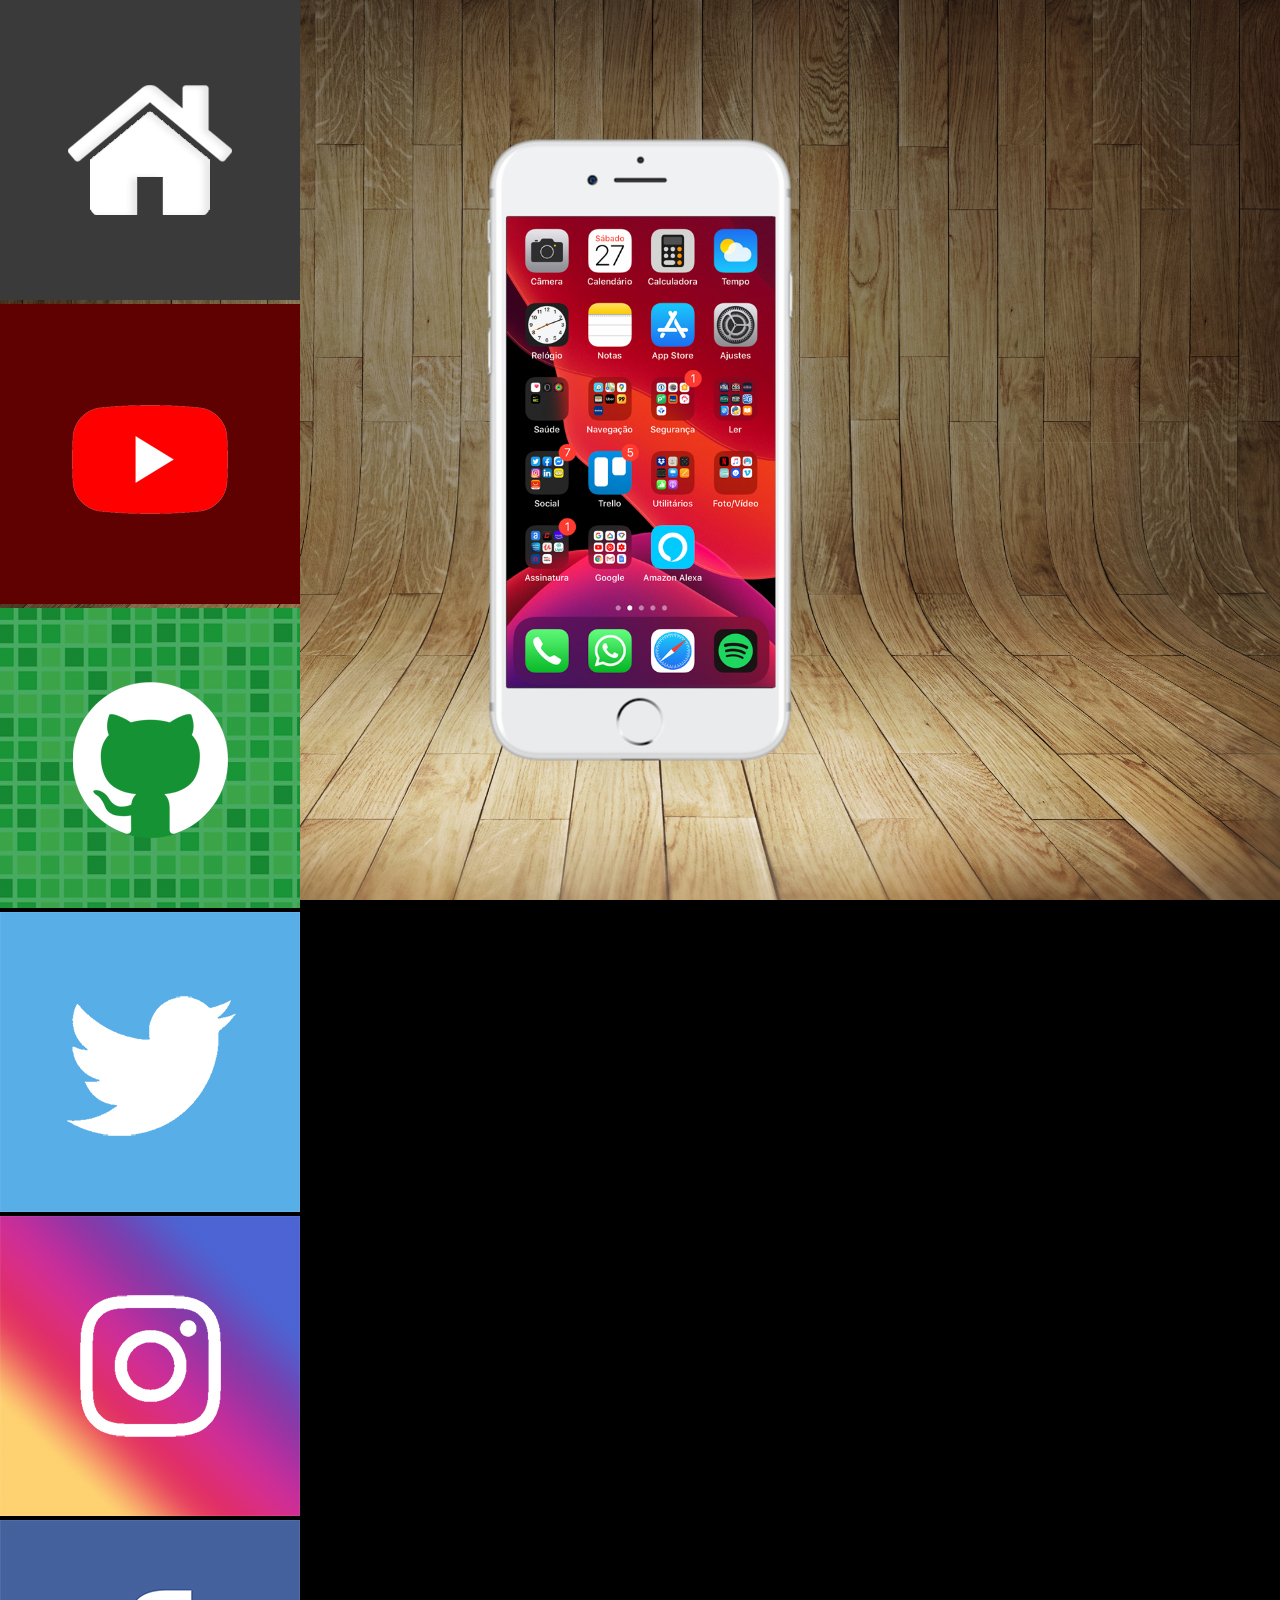
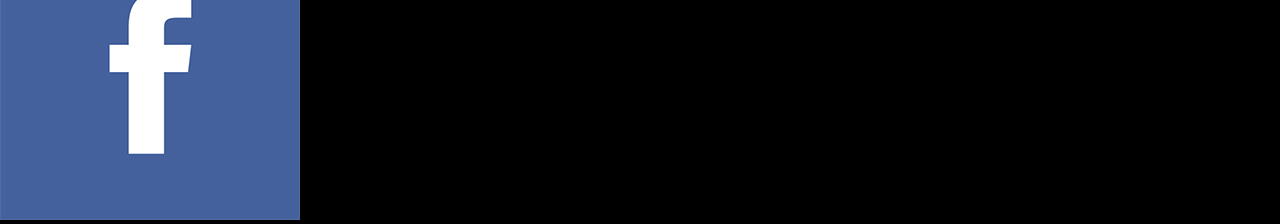
<file: index.html>
<!DOCTYPE html>
<html lang="pt-br">
<head>
    <meta charset="UTF-8">
    <meta name="viewport" content="width=device-width, initial-scale=1.0">
    <link rel="shortcut icon" href="favicon.ico" type="image/x-icon">
    <link rel="stylesheet" href="estilos/style.css">
    <title>Redes Sociais</title>
</head>
<body>
    <main>
        <section id="telefone">
              <iframe src="home.html" name="tela" id="tela" frameborder="0"></iframe>
        </section>
        <section id="redes sociais">
              <a href="home.html" target="logo"><img src="imagens/logo-home.jpg" alt="Home"></a><br>
              <a href="youtube.html" target="logo"><img src="imagens/logo-youtube.jpg" alt="YouTube"></a><br>
              <a href="github.html" target="logo"><img src="imagens/logo-github.jpg" alt="github"></a><br>
              <a href="twitter.html" target="logo"><img src="imagens/logo-twitter.jpg" alt="Twitter"></a><br>
              <a href="instagram.html" target="logo"><img src="imagens/logo-instagram.jpg" alt="Instagram"></a><br>
              <a href="faceboook.html" target="logo"><img src="imagens/logo-facebook.jpg" alt="Facebook"></a>
        </section>
    </main>
</body>
</html>
</file>
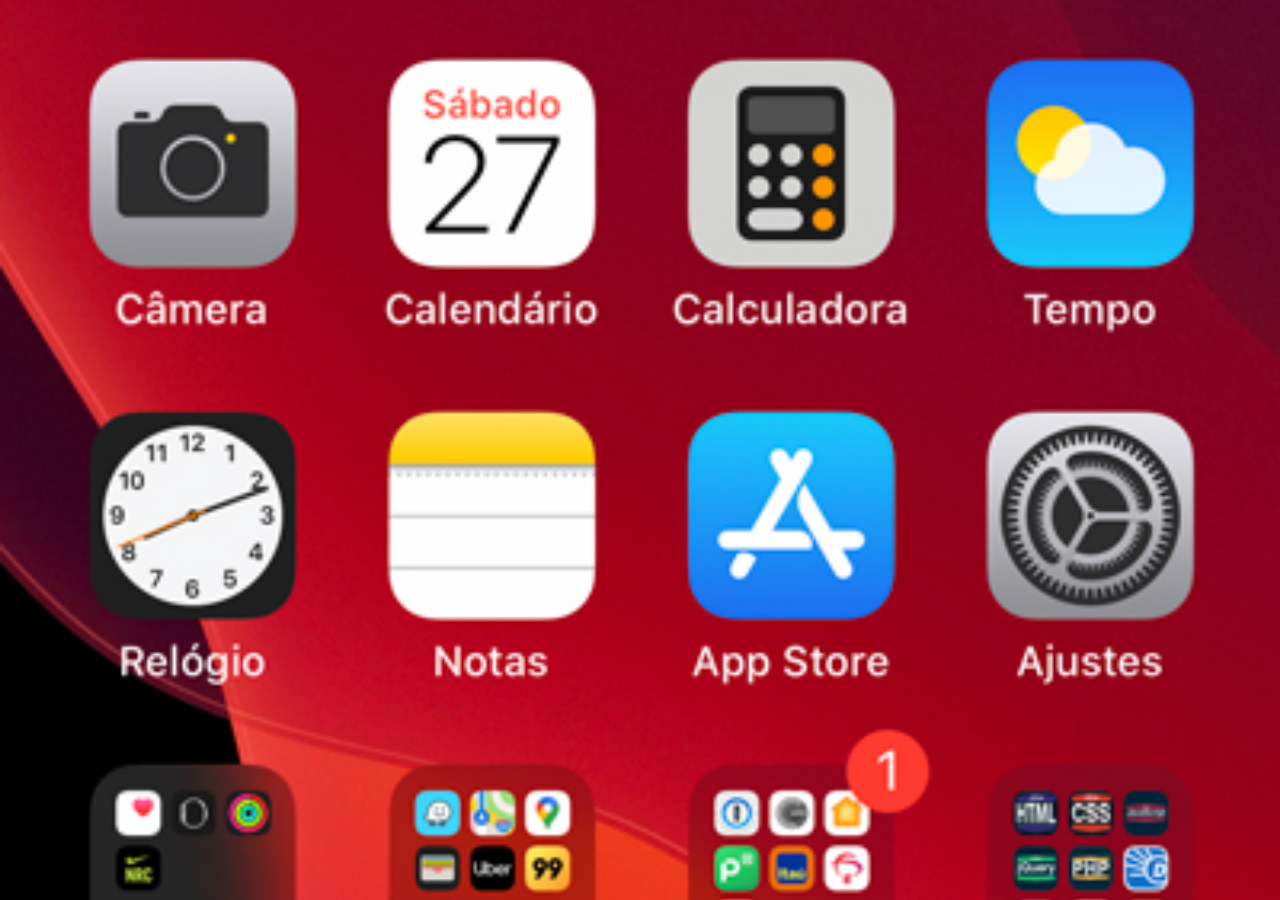
<file: home.html>
<!DOCTYPE html>
<html lang="pt-br">
<head>
    <meta charset="UTF-8">
    <meta name="viewport" content="width=device-width, initial-scale=1.0">
    <style>
        *{
            margin: 0;
            padding:0;
        }
        
       body{
         width: 100vw;
         height: 100vh;
         background: black url('imagens/tela-home.jpg') no-repeat top center;
         background-size: cover;
       }  
    </style>
    <title>Home</title>
</head>
<body>
    
</body>
</html>
</file>
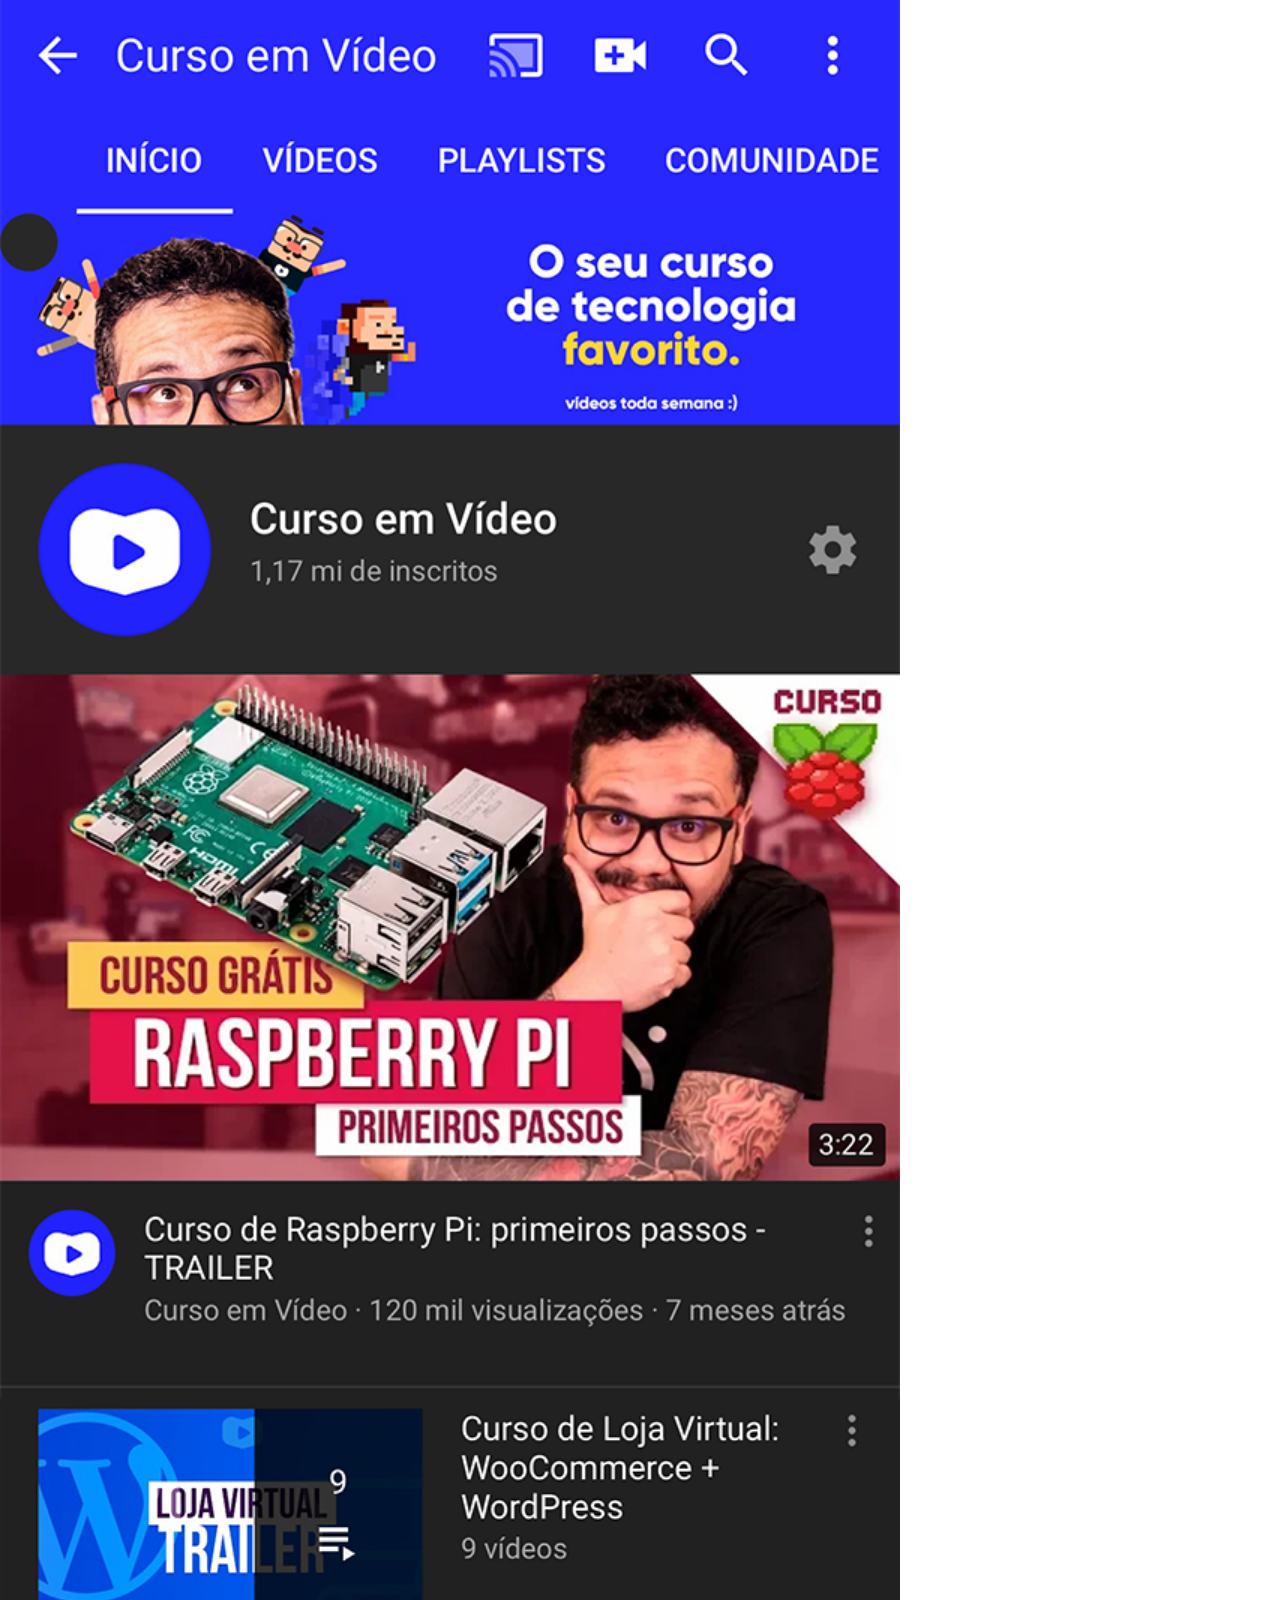
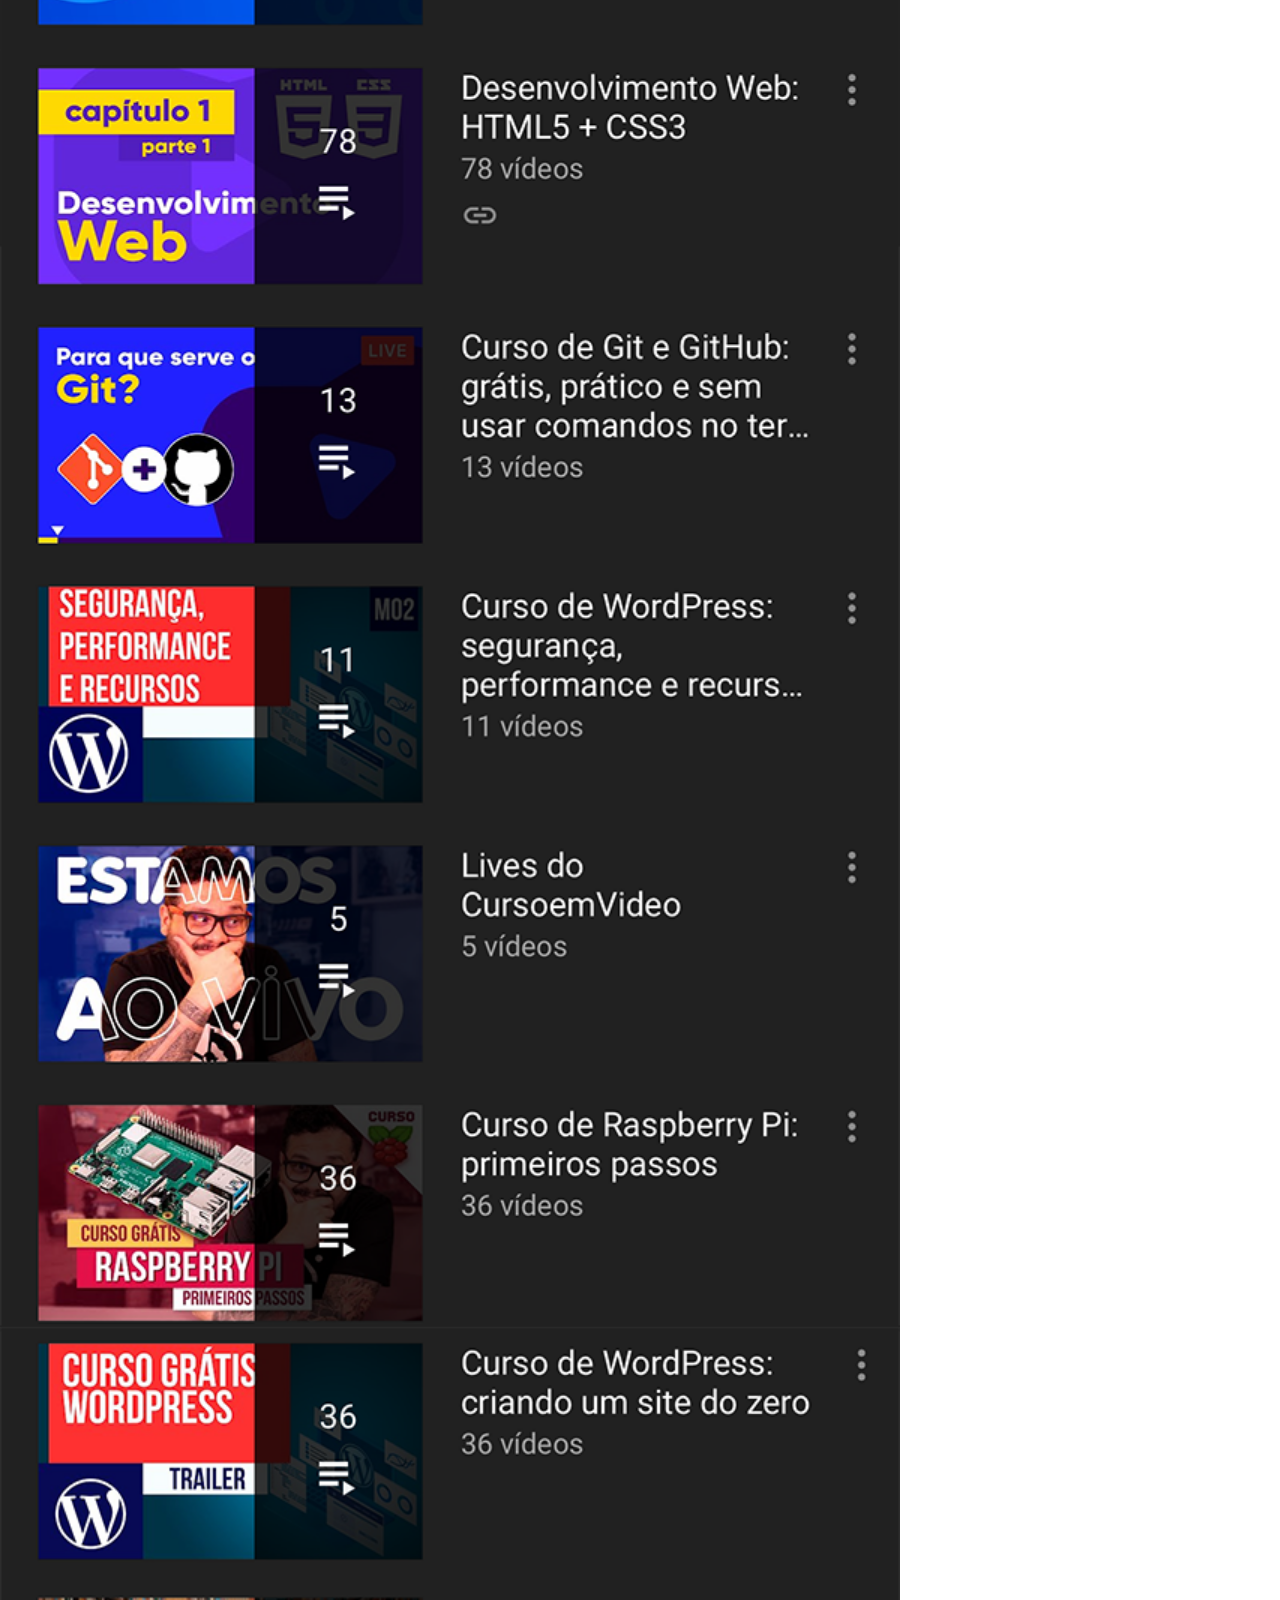
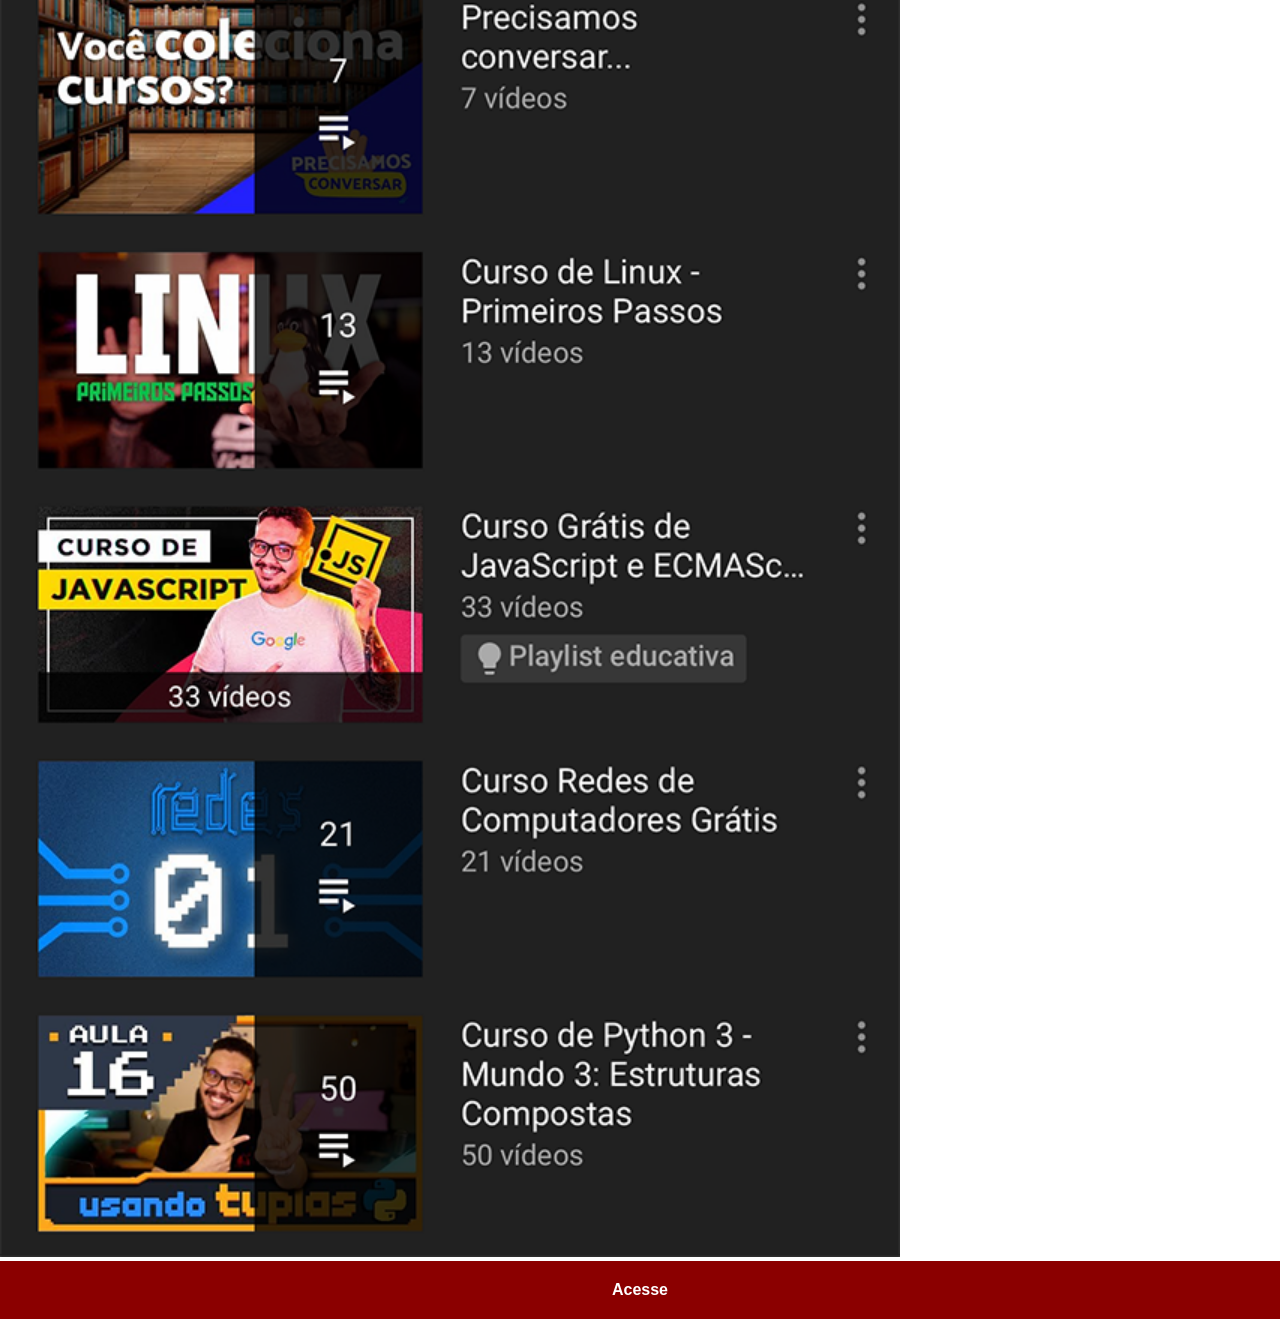
<file: youtube.html>
<!DOCTYPE html>
<html lang="pt-br">
<head>
    <meta charset="UTF-8">
    <meta name="viewport" content="width=device-width, initial-scale=1.0">
   <link rel="stylesheet" href="estilos/social.css">
    <title>YouTube</title>
</head>
<body>
    <img src="imagens/tela-youtube.png" alt="YouTebe">
    <a href="https://www.youtube.com/@cursoemvideo" target="_blank">Acesse</a>
</body>
</html>
</file>
<file: estilos/style.css>
@charset "UTF-8";

*{
    margin: 0;
    padding: 0;
    font-family: Arial, Helvetica, sans-serif;
}

html, body{
    height: 100vh;
    width: 100vw;
    background-color: black;
}

body{
    background: url('../imagens/fundo-madeira.jpg') no-repeat top center;
    background-size: cover;
    background-attachment: fixed;
}

main{
    height: 100vh;
    position: relative;
}

section#telefone{
    height: 627px;
    width: 311px;
    background: url('../imagens/frame-iphone.png') no-repeat;

    position: absolute;
    top:50%;
    left: 50%;
    transform: translate(-50%, -50%)
}

iframe#tela{
    position: relative;
    top: 80px;
    left: 22px;
    width: 269px;
    height:471px ;
}

section#redes-sociais{
    text-align: right;
}

section#redes-sociais img{
    width: 50px;
    margin: 10px;
    border-radius: 50px;
    box-shadow: 2px 2px 5px rgba(0, 0, 0, 0.400);
    box-sizing: border-box;
}

section#redes-sociais img:hover{
    border: 2px solid rgba(255, 255, 255, 0.705);
    transform: translate(-2px, -2px);
    box-shadow: 5px 5px 10px rgba(0, 0, 0, 0.387);
    transition: transform 0.5s border 1s;
}
</file>
<file: estilos/social.css>
@charset "UTF-8";

*{
            margin: 0;
            padding: 0;
            font-family: Arial, Helvetica, sans-serif;
        }

        ::-webkit-scrollbar{
                width: 0px;
                height: 0px;
        }
        
        img{
           width: 100vh;
        }

        a{
            display: block;
            background-color: darkred;
            color: white;
            padding: 20px;
            text-align: center;
            font-weight: bolder;
            text-decoration: none;
        }

        a:hover{
            background-color: rgb(162, 61, 61);
        }
</file>
